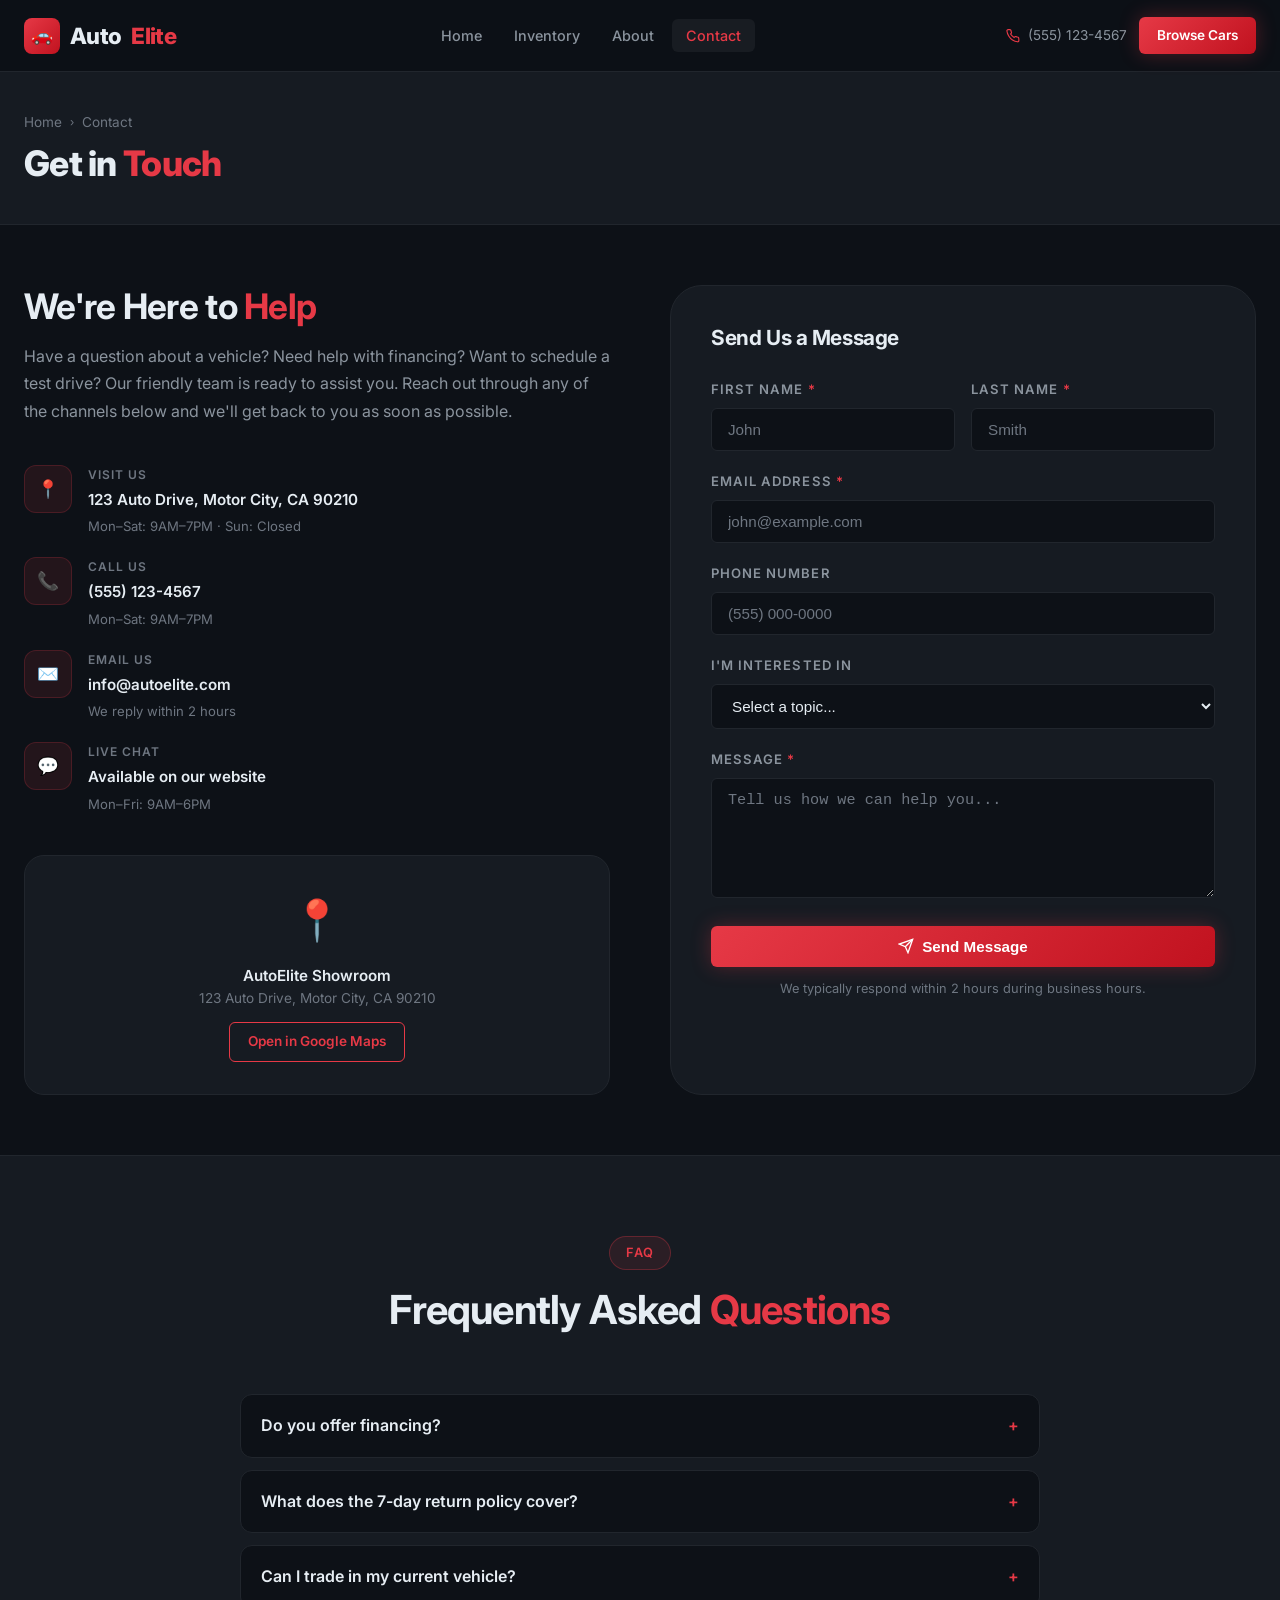
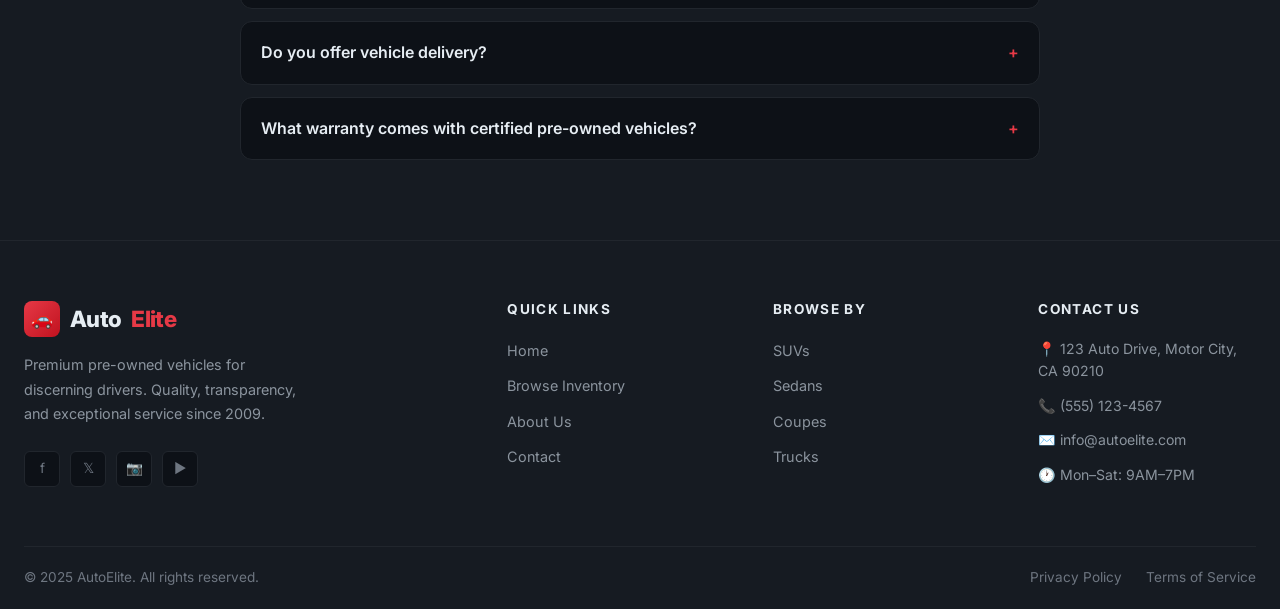
<file: contact.html>
<!DOCTYPE html>
<html lang="en">
<head>
  <meta charset="UTF-8" />
  <meta name="viewport" content="width=device-width, initial-scale=1.0" />
  <title>Contact Us — AutoElite</title>
  <meta name="description" content="Contact AutoElite for inquiries, test drives, financing, or general questions. Visit us Mon–Sat 9AM–7PM or call (555) 123-4567." />
  <link rel="preconnect" href="https://fonts.googleapis.com" />
  <link href="https://fonts.googleapis.com/css2?family=Inter:wght@400;500;600;700;800;900&display=swap" rel="stylesheet" />
  <link rel="stylesheet" href="css/styles.css" />
</head>
<body>

<!-- NAVBAR -->
<nav class="navbar" role="navigation" aria-label="Main navigation">
  <div class="nav-container">
    <a href="index.html" class="nav-logo" aria-label="AutoElite Home">
      <div class="nav-logo-icon" aria-hidden="true">🚗</div>
      Auto<span>Elite</span>
    </a>
    <ul class="nav-links" role="list">
      <li><a href="index.html">Home</a></li>
      <li><a href="inventory.html">Inventory</a></li>
      <li><a href="about.html">About</a></li>
      <li><a href="contact.html" class="active">Contact</a></li>
    </ul>
    <div class="nav-actions">
      <div class="nav-phone">
        <svg width="14" height="14" viewBox="0 0 24 24" fill="none" stroke="currentColor" stroke-width="2" aria-hidden="true"><path d="M22 16.92v3a2 2 0 0 1-2.18 2 19.79 19.79 0 0 1-8.63-3.07A19.5 19.5 0 0 1 4.69 12 19.79 19.79 0 0 1 1.61 3.42 2 2 0 0 1 3.59 1h3a2 2 0 0 1 2 1.72c.127.96.361 1.903.7 2.81a2 2 0 0 1-.45 2.11L7.91 8.46a16 16 0 0 0 6 6l.92-.92a2 2 0 0 1 2.11-.45c.907.339 1.85.573 2.81.7A2 2 0 0 1 21.73 16z"></path></svg>
        (555) 123-4567
      </div>
      <a href="inventory.html" class="btn btn-primary btn-sm">Browse Cars</a>
    </div>
    <button class="hamburger" aria-label="Toggle navigation menu">
      <span></span><span></span><span></span>
    </button>
  </div>
</nav>
<div class="mobile-menu" role="navigation" aria-label="Mobile navigation">
  <a href="index.html">Home</a>
  <a href="inventory.html">Inventory</a>
  <a href="about.html">About Us</a>
  <a href="contact.html">Contact</a>
</div>

<!-- PAGE HEADER -->
<header class="page-header" role="banner">
  <div class="container">
    <div class="page-header-content">
      <div>
        <nav class="breadcrumb" aria-label="Breadcrumb">
          <a href="index.html">Home</a>
          <span class="breadcrumb-sep" aria-hidden="true">›</span>
          <span aria-current="page">Contact</span>
        </nav>
        <h1 class="page-title">Get in <span class="text-primary">Touch</span></h1>
      </div>
    </div>
  </div>
</header>

<!-- CONTACT SECTION -->
<main>
  <div class="container">
    <div class="contact-layout">

      <!-- LEFT: INFO -->
      <div class="contact-info">
        <h2>We're Here to <span class="text-primary">Help</span></h2>
        <p>
          Have a question about a vehicle? Need help with financing? Want to schedule a test drive?
          Our friendly team is ready to assist you. Reach out through any of the channels below
          and we'll get back to you as soon as possible.
        </p>

        <div class="contact-details" role="list">
          <div class="contact-detail" role="listitem">
            <div class="contact-detail-icon" aria-hidden="true">📍</div>
            <div>
              <div class="contact-detail-label">Visit Us</div>
              <div class="contact-detail-value">123 Auto Drive, Motor City, CA 90210</div>
              <div style="font-size: 0.82rem; color: var(--text-muted); margin-top: 4px;">Mon–Sat: 9AM–7PM · Sun: Closed</div>
            </div>
          </div>
          <div class="contact-detail" role="listitem">
            <div class="contact-detail-icon" aria-hidden="true">📞</div>
            <div>
              <div class="contact-detail-label">Call Us</div>
              <div class="contact-detail-value"><a href="tel:+15551234567" style="color: inherit;">(555) 123-4567</a></div>
              <div style="font-size: 0.82rem; color: var(--text-muted); margin-top: 4px;">Mon–Sat: 9AM–7PM</div>
            </div>
          </div>
          <div class="contact-detail" role="listitem">
            <div class="contact-detail-icon" aria-hidden="true">✉️</div>
            <div>
              <div class="contact-detail-label">Email Us</div>
              <div class="contact-detail-value"><a href="mailto:info@autoelite.com" style="color: inherit;">info@autoelite.com</a></div>
              <div style="font-size: 0.82rem; color: var(--text-muted); margin-top: 4px;">We reply within 2 hours</div>
            </div>
          </div>
          <div class="contact-detail" role="listitem">
            <div class="contact-detail-icon" aria-hidden="true">💬</div>
            <div>
              <div class="contact-detail-label">Live Chat</div>
              <div class="contact-detail-value">Available on our website</div>
              <div style="font-size: 0.82rem; color: var(--text-muted); margin-top: 4px;">Mon–Fri: 9AM–6PM</div>
            </div>
          </div>
        </div>

        <!-- Map Placeholder -->
        <div style="background: var(--dark-card); border: 1px solid var(--dark-border); border-radius: var(--radius-lg); overflow: hidden; height: 240px; display: flex; align-items: center; justify-content: center; flex-direction: column; gap: 12px;" role="img" aria-label="Map showing AutoElite location at 123 Auto Drive, Motor City, CA 90210">
          <div style="font-size: 2.5rem;" aria-hidden="true">📍</div>
          <div style="text-align: center;">
            <div style="font-size: 0.95rem; font-weight: 600; color: var(--text-primary);">AutoElite Showroom</div>
            <div style="font-size: 0.85rem; color: var(--text-muted);">123 Auto Drive, Motor City, CA 90210</div>
          </div>
          <a href="https://maps.google.com" target="_blank" rel="noopener noreferrer" class="btn btn-outline btn-sm">Open in Google Maps</a>
        </div>
      </div>

      <!-- RIGHT: FORM -->
      <div class="contact-form-card">
        <h3>Send Us a Message</h3>
        <form class="contact-form" aria-label="Contact form" novalidate>
          <div class="form-row">
            <div class="form-group">
              <label for="first-name">First Name <span aria-hidden="true" style="color: var(--primary);">*</span></label>
              <input
                type="text"
                id="first-name"
                name="firstName"
                class="form-control"
                placeholder="John"
                required
                autocomplete="given-name"
                aria-required="true"
              />
            </div>
            <div class="form-group">
              <label for="last-name">Last Name <span aria-hidden="true" style="color: var(--primary);">*</span></label>
              <input
                type="text"
                id="last-name"
                name="lastName"
                class="form-control"
                placeholder="Smith"
                required
                autocomplete="family-name"
                aria-required="true"
              />
            </div>
          </div>
          <div class="form-group">
            <label for="contact-email">Email Address <span aria-hidden="true" style="color: var(--primary);">*</span></label>
            <input
              type="email"
              id="contact-email"
              name="email"
              class="form-control"
              placeholder="john@example.com"
              required
              autocomplete="email"
              aria-required="true"
            />
          </div>
          <div class="form-group">
            <label for="contact-phone">Phone Number</label>
            <input
              type="tel"
              id="contact-phone"
              name="phone"
              class="form-control"
              placeholder="(555) 000-0000"
              autocomplete="tel"
            />
          </div>
          <div class="form-group">
            <label for="contact-subject">I'm Interested In</label>
            <select id="contact-subject" name="subject" class="form-control" aria-label="Select inquiry subject">
              <option value="">Select a topic...</option>
              <option value="vehicle">A Specific Vehicle</option>
              <option value="financing">Financing Options</option>
              <option value="test-drive">Scheduling a Test Drive</option>
              <option value="trade-in">Trade-In Valuation</option>
              <option value="general">General Inquiry</option>
            </select>
          </div>
          <div class="form-group">
            <label for="contact-message">Message <span aria-hidden="true" style="color: var(--primary);">*</span></label>
            <textarea
              id="contact-message"
              name="message"
              class="form-control"
              rows="5"
              placeholder="Tell us how we can help you..."
              required
              aria-required="true"
            ></textarea>
          </div>
          <button type="submit" class="btn btn-primary w-full" style="justify-content: center;">
            <svg width="16" height="16" viewBox="0 0 24 24" fill="none" stroke="currentColor" stroke-width="2" aria-hidden="true"><line x1="22" y1="2" x2="11" y2="13"></line><polygon points="22 2 15 22 11 13 2 9 22 2"></polygon></svg>
            Send Message
          </button>
          <p style="font-size: 0.8rem; color: var(--text-muted); text-align: center; margin-top: 12px;">
            We typically respond within 2 hours during business hours.
          </p>
        </form>
      </div>

    </div>
  </div>
</main>

<!-- FAQ SECTION -->
<section class="section" style="background: var(--dark-card); border-top: 1px solid var(--dark-border);" aria-labelledby="faq-heading">
  <div class="container">
    <div class="section-header">
      <div class="section-badge">FAQ</div>
      <h2 id="faq-heading" class="section-title">Frequently Asked <span class="text-primary">Questions</span></h2>
    </div>

    <div style="max-width: 800px; margin: 0 auto; display: flex; flex-direction: column; gap: 12px;" role="list">

      <details style="background: var(--dark); border: 1px solid var(--dark-border); border-radius: var(--radius-md); overflow: hidden;" role="listitem">
        <summary style="padding: 18px 20px; cursor: pointer; font-weight: 600; color: var(--text-primary); list-style: none; display: flex; justify-content: space-between; align-items: center;">
          Do you offer financing?
          <span style="color: var(--primary);" aria-hidden="true">+</span>
        </summary>
        <div style="padding: 0 20px 18px; color: var(--text-secondary); font-size: 0.9rem; line-height: 1.7;">
          Yes! We work with multiple lenders to offer competitive financing options for all credit profiles. You can get pre-approved online in minutes or speak with our finance team in person. We offer rates starting as low as 3.9% APR for qualified buyers.
        </div>
      </details>

      <details style="background: var(--dark); border: 1px solid var(--dark-border); border-radius: var(--radius-md); overflow: hidden;" role="listitem">
        <summary style="padding: 18px 20px; cursor: pointer; font-weight: 600; color: var(--text-primary); list-style: none; display: flex; justify-content: space-between; align-items: center;">
          What does the 7-day return policy cover?
          <span style="color: var(--primary);" aria-hidden="true">+</span>
        </summary>
        <div style="padding: 0 20px 18px; color: var(--text-secondary); font-size: 0.9rem; line-height: 1.7;">
          If you're not completely satisfied with your purchase for any reason, you can return the vehicle within 7 days of purchase for a full refund, provided the car is in the same condition as when you bought it and has been driven fewer than 500 additional miles.
        </div>
      </details>

      <details style="background: var(--dark); border: 1px solid var(--dark-border); border-radius: var(--radius-md); overflow: hidden;" role="listitem">
        <summary style="padding: 18px 20px; cursor: pointer; font-weight: 600; color: var(--text-primary); list-style: none; display: flex; justify-content: space-between; align-items: center;">
          Can I trade in my current vehicle?
          <span style="color: var(--primary);" aria-hidden="true">+</span>
        </summary>
        <div style="padding: 0 20px 18px; color: var(--text-secondary); font-size: 0.9rem; line-height: 1.7;">
          Absolutely! We accept trade-ins for all makes and models. You can get an instant online estimate or bring your vehicle in for a free appraisal. We'll apply the trade-in value directly to your purchase, making the process seamless.
        </div>
      </details>

      <details style="background: var(--dark); border: 1px solid var(--dark-border); border-radius: var(--radius-md); overflow: hidden;" role="listitem">
        <summary style="padding: 18px 20px; cursor: pointer; font-weight: 600; color: var(--text-primary); list-style: none; display: flex; justify-content: space-between; align-items: center;">
          Do you offer vehicle delivery?
          <span style="color: var(--primary);" aria-hidden="true">+</span>
        </summary>
        <div style="padding: 0 20px 18px; color: var(--text-secondary); font-size: 0.9rem; line-height: 1.7;">
          Yes! We offer free delivery within 100 miles of our dealership. For deliveries beyond 100 miles, a flat fee applies. Contact us for details and to arrange delivery to your location.
        </div>
      </details>

      <details style="background: var(--dark); border: 1px solid var(--dark-border); border-radius: var(--radius-md); overflow: hidden;" role="listitem">
        <summary style="padding: 18px 20px; cursor: pointer; font-weight: 600; color: var(--text-primary); list-style: none; display: flex; justify-content: space-between; align-items: center;">
          What warranty comes with certified pre-owned vehicles?
          <span style="color: var(--primary);" aria-hidden="true">+</span>
        </summary>
        <div style="padding: 0 20px 18px; color: var(--text-secondary); font-size: 0.9rem; line-height: 1.7;">
          All AutoElite Certified vehicles come with a 12-month / 12,000-mile limited powertrain warranty. Extended warranty plans are also available for purchase. Each certified vehicle has passed our rigorous 150-point inspection.
        </div>
      </details>

    </div>
  </div>
</section>

<!-- FOOTER -->
<footer class="footer" role="contentinfo">
  <div class="container">
    <div class="footer-grid">
      <div class="footer-brand">
        <a href="index.html" class="nav-logo">
          <div class="nav-logo-icon" aria-hidden="true">🚗</div>
          Auto<span>Elite</span>
        </a>
        <p>Premium pre-owned vehicles for discerning drivers. Quality, transparency, and exceptional service since 2009.</p>
        <div class="footer-social" aria-label="Social media links">
          <a href="#" class="social-btn" aria-label="Facebook">f</a>
          <a href="#" class="social-btn" aria-label="Twitter">𝕏</a>
          <a href="#" class="social-btn" aria-label="Instagram">📷</a>
          <a href="#" class="social-btn" aria-label="YouTube">▶</a>
        </div>
      </div>
      <div class="footer-col">
        <h4>Quick Links</h4>
        <ul class="footer-links">
          <li><a href="index.html">Home</a></li>
          <li><a href="inventory.html">Browse Inventory</a></li>
          <li><a href="about.html">About Us</a></li>
          <li><a href="contact.html">Contact</a></li>
        </ul>
      </div>
      <div class="footer-col">
        <h4>Browse By</h4>
        <ul class="footer-links">
          <li><a href="inventory.html">SUVs</a></li>
          <li><a href="inventory.html">Sedans</a></li>
          <li><a href="inventory.html">Coupes</a></li>
          <li><a href="inventory.html">Trucks</a></li>
        </ul>
      </div>
      <div class="footer-col">
        <h4>Contact Us</h4>
        <div class="footer-contact-item">📍 123 Auto Drive, Motor City, CA 90210</div>
        <div class="footer-contact-item">📞 (555) 123-4567</div>
        <div class="footer-contact-item">✉️ info@autoelite.com</div>
        <div class="footer-contact-item">🕐 Mon–Sat: 9AM–7PM</div>
      </div>
    </div>
    <div class="footer-bottom">
      <p>© 2025 AutoElite. All rights reserved.</p>
      <div class="footer-bottom-links">
        <a href="#">Privacy Policy</a>
        <a href="#">Terms of Service</a>
      </div>
    </div>
  </div>
</footer>

<script src="js/main.js"></script>
</body>
</html>
</file>
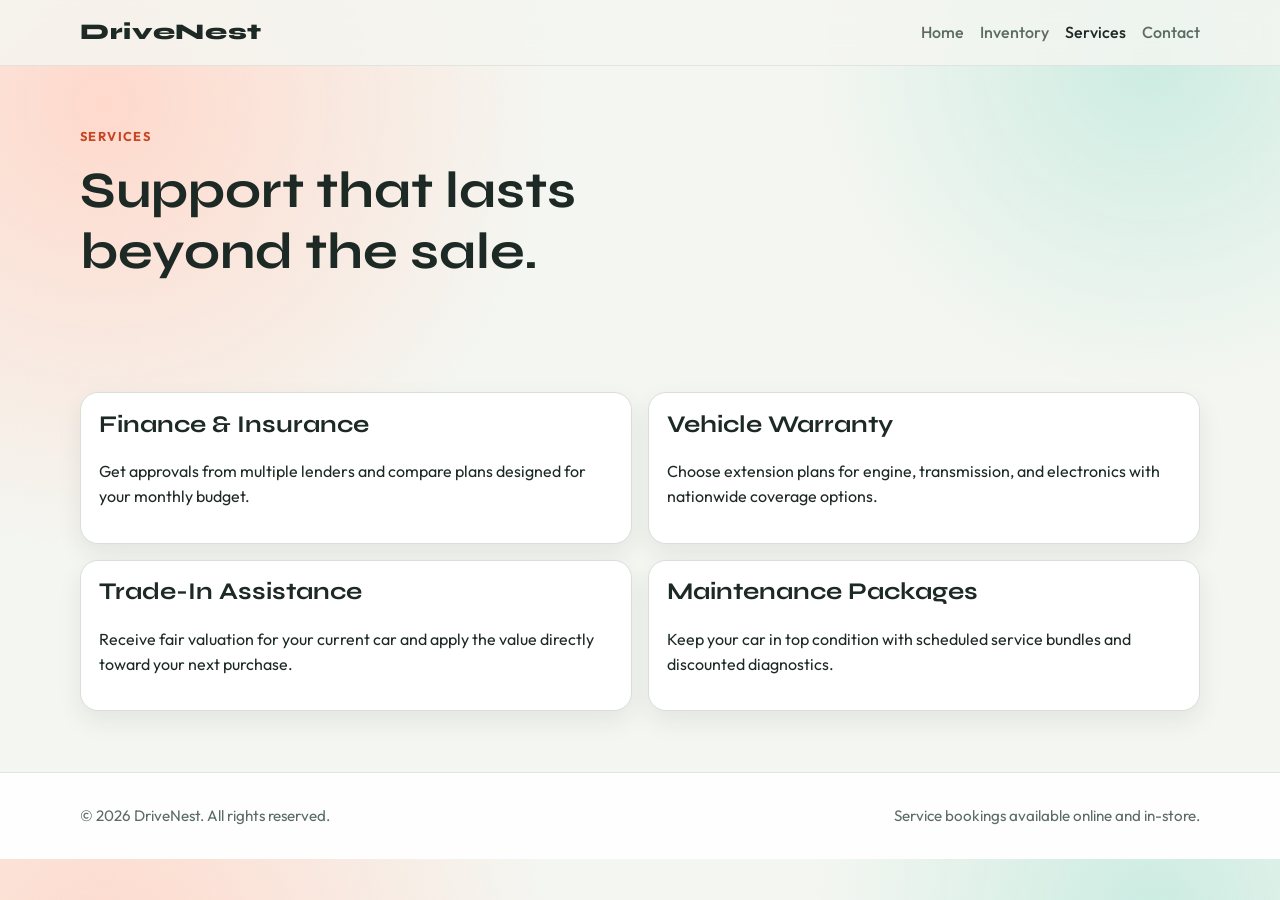
<file: services.html>
<!DOCTYPE html>
<html lang="en">
<head>
  <meta charset="UTF-8">
  <meta name="viewport" content="width=device-width, initial-scale=1.0">
  <title>DriveNest | Services</title>
  <meta name="description" content="Discover after-sales and support services at DriveNest.">
  <link rel="preconnect" href="https://fonts.googleapis.com">
  <link rel="preconnect" href="https://fonts.gstatic.com" crossorigin>
  <link href="https://fonts.googleapis.com/css2?family=Outfit:wght@300;400;500;600;700&family=Syne:wght@500;600;700;800&display=swap" rel="stylesheet">
  <link rel="stylesheet" href="assets/css/styles.css">
</head>
<body>
  <header class="site-header">
    <div class="container nav-wrap">
      <a class="brand" href="index.html">DriveNest</a>
      <button class="nav-toggle" id="navToggle" aria-label="Toggle navigation">Menu</button>
      <nav class="site-nav" id="siteNav">
        <a href="index.html">Home</a>
        <a href="inventory.html">Inventory</a>
        <a class="active" href="services.html">Services</a>
        <a href="contact.html">Contact</a>
      </nav>
    </div>
  </header>

  <main>
    <section class="sub-hero">
      <div class="container">
        <p class="eyebrow">Services</p>
        <h1>Support that lasts beyond the sale.</h1>
      </div>
    </section>

    <section class="section container">
      <div class="card-grid two">
        <article class="info-card reveal">
          <h2>Finance & Insurance</h2>
          <p>Get approvals from multiple lenders and compare plans designed for your monthly budget.</p>
        </article>
        <article class="info-card reveal">
          <h2>Vehicle Warranty</h2>
          <p>Choose extension plans for engine, transmission, and electronics with nationwide coverage options.</p>
        </article>
        <article class="info-card reveal">
          <h2>Trade-In Assistance</h2>
          <p>Receive fair valuation for your current car and apply the value directly toward your next purchase.</p>
        </article>
        <article class="info-card reveal">
          <h2>Maintenance Packages</h2>
          <p>Keep your car in top condition with scheduled service bundles and discounted diagnostics.</p>
        </article>
      </div>
    </section>
  </main>

  <footer class="site-footer">
    <div class="container footer-inner">
      <p>© 2026 DriveNest. All rights reserved.</p>
      <p>Service bookings available online and in-store.</p>
    </div>
  </footer>

  <script src="assets/js/main.js" defer></script>
</body>
</html>
</file>
<file: css/styles.css>
/* =========================================
   MODERN SLEEK USED CAR SALES WEBSITE
   ========================================= */

/* CSS Variables */
:root {
  --primary: #e63946;
  --primary-dark: #c1121f;
  --secondary: #1d3557;
  --accent: #f4a261;
  --dark: #0d1117;
  --dark-card: #161b22;
  --dark-border: #21262d;
  --text-primary: #e6edf3;
  --text-secondary: #8b949e;
  --text-muted: #6e7681;
  --white: #ffffff;
  --success: #2ea043;
  --gradient-primary: linear-gradient(135deg, #e63946 0%, #c1121f 100%);
  --gradient-dark: linear-gradient(180deg, #0d1117 0%, #161b22 100%);
  --shadow-sm: 0 1px 3px rgba(0, 0, 0, 0.4);
  --shadow-md: 0 4px 20px rgba(0, 0, 0, 0.5);
  --shadow-lg: 0 10px 40px rgba(0, 0, 0, 0.6);
  --shadow-glow: 0 0 20px rgba(230, 57, 70, 0.3);
  --radius-sm: 6px;
  --radius-md: 12px;
  --radius-lg: 20px;
  --radius-xl: 32px;
  --transition: all 0.3s cubic-bezier(0.4, 0, 0.2, 1);
  --nav-height: 72px;
}

/* Reset & Base */
*, *::before, *::after {
  box-sizing: border-box;
  margin: 0;
  padding: 0;
}

html {
  scroll-behavior: smooth;
  font-size: 16px;
}

body {
  font-family: 'Inter', 'Segoe UI', -apple-system, BlinkMacSystemFont, sans-serif;
  background-color: var(--dark);
  color: var(--text-primary);
  line-height: 1.6;
  overflow-x: hidden;
}

a {
  text-decoration: none;
  color: inherit;
}

ul {
  list-style: none;
}

img {
  max-width: 100%;
  display: block;
}

/* =========================================
   TYPOGRAPHY
   ========================================= */
h1, h2, h3, h4, h5, h6 {
  font-weight: 700;
  line-height: 1.2;
  letter-spacing: -0.02em;
}

h1 { font-size: clamp(2rem, 5vw, 3.5rem); }
h2 { font-size: clamp(1.6rem, 3.5vw, 2.5rem); }
h3 { font-size: clamp(1.2rem, 2.5vw, 1.6rem); }
h4 { font-size: 1.2rem; }

p { color: var(--text-secondary); }

.text-primary { color: var(--primary) !important; }
.text-accent { color: var(--accent) !important; }
.text-white { color: var(--white) !important; }
.text-muted { color: var(--text-muted) !important; }

/* =========================================
   LAYOUT
   ========================================= */
.container {
  max-width: 1280px;
  margin: 0 auto;
  padding: 0 24px;
}

.section {
  padding: 80px 0;
}

.section-header {
  text-align: center;
  margin-bottom: 60px;
}

.section-badge {
  display: inline-flex;
  align-items: center;
  gap: 8px;
  background: rgba(230, 57, 70, 0.1);
  border: 1px solid rgba(230, 57, 70, 0.3);
  color: var(--primary);
  padding: 6px 16px;
  border-radius: 50px;
  font-size: 0.8rem;
  font-weight: 600;
  letter-spacing: 0.08em;
  text-transform: uppercase;
  margin-bottom: 16px;
}

.section-title {
  margin-bottom: 16px;
}

.section-subtitle {
  font-size: 1.1rem;
  color: var(--text-secondary);
  max-width: 600px;
  margin: 0 auto;
}

/* =========================================
   BUTTONS
   ========================================= */
.btn {
  display: inline-flex;
  align-items: center;
  gap: 8px;
  padding: 12px 28px;
  border-radius: var(--radius-sm);
  font-weight: 600;
  font-size: 0.95rem;
  cursor: pointer;
  border: none;
  transition: var(--transition);
  white-space: nowrap;
}

.btn-primary {
  background: var(--gradient-primary);
  color: var(--white);
  box-shadow: var(--shadow-glow);
}

.btn-primary:hover {
  transform: translateY(-2px);
  box-shadow: 0 0 30px rgba(230, 57, 70, 0.5);
}

.btn-secondary {
  background: transparent;
  color: var(--text-primary);
  border: 1px solid var(--dark-border);
}

.btn-secondary:hover {
  background: var(--dark-card);
  border-color: var(--text-muted);
  transform: translateY(-2px);
}

.btn-outline {
  background: transparent;
  color: var(--primary);
  border: 1.5px solid var(--primary);
}

.btn-outline:hover {
  background: var(--primary);
  color: var(--white);
  transform: translateY(-2px);
}

.btn-lg {
  padding: 16px 36px;
  font-size: 1rem;
  border-radius: var(--radius-md);
}

.btn-sm {
  padding: 8px 18px;
  font-size: 0.85rem;
}

.btn-icon {
  width: 42px;
  height: 42px;
  padding: 0;
  justify-content: center;
  border-radius: var(--radius-sm);
}

/* =========================================
   NAVIGATION
   ========================================= */
.navbar {
  position: fixed;
  top: 0;
  left: 0;
  right: 0;
  z-index: 1000;
  height: var(--nav-height);
  background: rgba(13, 17, 23, 0.8);
  backdrop-filter: blur(20px);
  -webkit-backdrop-filter: blur(20px);
  border-bottom: 1px solid var(--dark-border);
  transition: var(--transition);
}

.navbar.scrolled {
  background: rgba(13, 17, 23, 0.97);
  box-shadow: var(--shadow-md);
}

.nav-container {
  display: flex;
  align-items: center;
  justify-content: space-between;
  height: 100%;
  max-width: 1280px;
  margin: 0 auto;
  padding: 0 24px;
}

.nav-logo {
  display: flex;
  align-items: center;
  gap: 10px;
  font-size: 1.4rem;
  font-weight: 800;
  letter-spacing: -0.03em;
}

.nav-logo-icon {
  width: 36px;
  height: 36px;
  background: var(--gradient-primary);
  border-radius: 8px;
  display: flex;
  align-items: center;
  justify-content: center;
  font-size: 1.1rem;
}

.nav-logo span {
  color: var(--primary);
}

.nav-links {
  display: flex;
  align-items: center;
  gap: 4px;
}

.nav-links a {
  padding: 8px 14px;
  border-radius: var(--radius-sm);
  font-size: 0.9rem;
  font-weight: 500;
  color: var(--text-secondary);
  transition: var(--transition);
}

.nav-links a:hover,
.nav-links a.active {
  color: var(--text-primary);
  background: rgba(255, 255, 255, 0.05);
}

.nav-links a.active {
  color: var(--primary);
}

.nav-actions {
  display: flex;
  align-items: center;
  gap: 12px;
}

.nav-phone {
  display: flex;
  align-items: center;
  gap: 8px;
  font-size: 0.85rem;
  color: var(--text-secondary);
}

.nav-phone svg {
  color: var(--primary);
}

.hamburger {
  display: none;
  flex-direction: column;
  gap: 5px;
  cursor: pointer;
  padding: 6px;
  background: none;
  border: none;
}

.hamburger span {
  display: block;
  width: 22px;
  height: 2px;
  background: var(--text-primary);
  border-radius: 2px;
  transition: var(--transition);
}

.hamburger.active span:nth-child(1) {
  transform: translateY(7px) rotate(45deg);
}

.hamburger.active span:nth-child(2) {
  opacity: 0;
}

.hamburger.active span:nth-child(3) {
  transform: translateY(-7px) rotate(-45deg);
}

.mobile-menu {
  display: none;
  position: fixed;
  top: var(--nav-height);
  left: 0;
  right: 0;
  background: var(--dark-card);
  border-bottom: 1px solid var(--dark-border);
  padding: 16px 24px;
  z-index: 999;
}

.mobile-menu.open {
  display: block;
}

.mobile-menu a {
  display: block;
  padding: 12px 0;
  font-size: 1rem;
  font-weight: 500;
  color: var(--text-secondary);
  border-bottom: 1px solid var(--dark-border);
  transition: var(--transition);
}

.mobile-menu a:last-child {
  border-bottom: none;
}

.mobile-menu a:hover {
  color: var(--primary);
}

/* =========================================
   HERO SECTION
   ========================================= */
.hero {
  min-height: 100vh;
  display: flex;
  align-items: center;
  padding-top: var(--nav-height);
  position: relative;
  overflow: hidden;
  background: var(--dark);
}

.hero-bg {
  position: absolute;
  inset: 0;
  background: 
    radial-gradient(ellipse 80% 50% at 60% 50%, rgba(230, 57, 70, 0.08) 0%, transparent 70%),
    radial-gradient(ellipse 60% 40% at 10% 80%, rgba(29, 53, 87, 0.3) 0%, transparent 70%);
  pointer-events: none;
}

.hero-grid-lines {
  position: absolute;
  inset: 0;
  background-image: 
    linear-gradient(rgba(255,255,255,0.02) 1px, transparent 1px),
    linear-gradient(90deg, rgba(255,255,255,0.02) 1px, transparent 1px);
  background-size: 60px 60px;
  pointer-events: none;
}

.hero-content {
  display: grid;
  grid-template-columns: 1fr 1fr;
  gap: 60px;
  align-items: center;
  position: relative;
  z-index: 1;
  padding: 60px 0;
}

.hero-badge {
  display: inline-flex;
  align-items: center;
  gap: 8px;
  background: rgba(230, 57, 70, 0.1);
  border: 1px solid rgba(230, 57, 70, 0.3);
  color: var(--primary);
  padding: 6px 14px;
  border-radius: 50px;
  font-size: 0.8rem;
  font-weight: 600;
  letter-spacing: 0.06em;
  text-transform: uppercase;
  margin-bottom: 24px;
}

.hero-badge-dot {
  width: 6px;
  height: 6px;
  background: var(--primary);
  border-radius: 50%;
  animation: pulse 2s infinite;
}

@keyframes pulse {
  0%, 100% { opacity: 1; transform: scale(1); }
  50% { opacity: 0.5; transform: scale(1.5); }
}

.hero-title {
  font-size: clamp(2.2rem, 5vw, 4rem);
  font-weight: 800;
  line-height: 1.1;
  margin-bottom: 24px;
  letter-spacing: -0.03em;
}

.hero-title .highlight {
  background: var(--gradient-primary);
  -webkit-background-clip: text;
  -webkit-text-fill-color: transparent;
  background-clip: text;
}

.hero-description {
  font-size: 1.1rem;
  color: var(--text-secondary);
  margin-bottom: 40px;
  max-width: 480px;
}

.hero-actions {
  display: flex;
  gap: 16px;
  flex-wrap: wrap;
}

.hero-stats {
  display: flex;
  gap: 40px;
  margin-top: 60px;
}

.hero-stat {
  text-align: left;
}

.hero-stat-number {
  font-size: 2rem;
  font-weight: 800;
  color: var(--white);
  line-height: 1;
  margin-bottom: 4px;
}

.hero-stat-number span {
  color: var(--primary);
}

.hero-stat-label {
  font-size: 0.8rem;
  color: var(--text-muted);
  text-transform: uppercase;
  letter-spacing: 0.08em;
}

.hero-image-wrapper {
  position: relative;
}

.hero-image-card {
  background: var(--dark-card);
  border: 1px solid var(--dark-border);
  border-radius: var(--radius-xl);
  overflow: hidden;
  position: relative;
  aspect-ratio: 4/3;
}

.hero-image-card img {
  width: 100%;
  height: 100%;
  object-fit: cover;
}

.hero-image-overlay {
  position: absolute;
  inset: 0;
  background: linear-gradient(to top, rgba(13,17,23,0.8) 0%, transparent 60%);
}

.hero-car-info {
  position: absolute;
  bottom: 24px;
  left: 24px;
  right: 24px;
}

.hero-car-badge {
  display: inline-block;
  background: var(--gradient-primary);
  color: var(--white);
  padding: 4px 12px;
  border-radius: 50px;
  font-size: 0.75rem;
  font-weight: 700;
  margin-bottom: 8px;
}

.hero-car-name {
  font-size: 1.4rem;
  font-weight: 700;
  color: var(--white);
}

.hero-car-price {
  font-size: 1.1rem;
  color: var(--accent);
  font-weight: 600;
}

.floating-card {
  position: absolute;
  background: var(--dark-card);
  border: 1px solid var(--dark-border);
  border-radius: var(--radius-md);
  padding: 16px 20px;
  backdrop-filter: blur(20px);
  box-shadow: var(--shadow-lg);
}

.floating-card-1 {
  top: -20px;
  right: -20px;
  display: flex;
  align-items: center;
  gap: 12px;
}

.floating-card-1 .icon {
  width: 44px;
  height: 44px;
  background: rgba(46, 160, 67, 0.1);
  border-radius: var(--radius-sm);
  display: flex;
  align-items: center;
  justify-content: center;
  font-size: 1.2rem;
}

.floating-card-1 .info .label {
  font-size: 0.75rem;
  color: var(--text-muted);
  margin-bottom: 2px;
}

.floating-card-1 .info .value {
  font-size: 1rem;
  font-weight: 700;
  color: var(--success);
}

.floating-card-2 {
  bottom: -20px;
  left: -20px;
}

.floating-card-2 .rating {
  display: flex;
  align-items: center;
  gap: 6px;
  margin-bottom: 4px;
}

.floating-card-2 .stars {
  color: #f4c542;
  font-size: 0.85rem;
}

.floating-card-2 .rating-value {
  font-size: 0.9rem;
  font-weight: 700;
  color: var(--white);
}

.floating-card-2 .review-count {
  font-size: 0.75rem;
  color: var(--text-muted);
}

/* =========================================
   SEARCH BAR
   ========================================= */
.search-section {
  background: var(--dark-card);
  border-top: 1px solid var(--dark-border);
  border-bottom: 1px solid var(--dark-border);
  padding: 32px 0;
}

.search-wrapper {
  background: var(--dark);
  border: 1px solid var(--dark-border);
  border-radius: var(--radius-lg);
  padding: 8px 8px 8px 24px;
  display: flex;
  align-items: center;
  gap: 16px;
  flex-wrap: wrap;
}

.search-field {
  flex: 1;
  min-width: 160px;
  position: relative;
}

.search-field label {
  display: block;
  font-size: 0.7rem;
  font-weight: 600;
  color: var(--text-muted);
  text-transform: uppercase;
  letter-spacing: 0.08em;
  margin-bottom: 4px;
}

.search-field select,
.search-field input {
  width: 100%;
  background: none;
  border: none;
  outline: none;
  color: var(--text-primary);
  font-size: 0.95rem;
  font-weight: 500;
  cursor: pointer;
  -webkit-appearance: none;
}

.search-field select option {
  background: var(--dark-card);
}

.search-divider {
  width: 1px;
  height: 40px;
  background: var(--dark-border);
}

.search-btn {
  white-space: nowrap;
}

/* =========================================
   FEATURED CARS
   ========================================= */
.cars-grid {
  display: grid;
  grid-template-columns: repeat(auto-fill, minmax(320px, 1fr));
  gap: 24px;
}

.car-card {
  background: var(--dark-card);
  border: 1px solid var(--dark-border);
  border-radius: var(--radius-lg);
  overflow: hidden;
  transition: var(--transition);
  cursor: pointer;
}

.car-card:hover {
  transform: translateY(-6px);
  border-color: rgba(230, 57, 70, 0.3);
  box-shadow: var(--shadow-glow), var(--shadow-lg);
}

.car-card-image {
  position: relative;
  aspect-ratio: 16/10;
  overflow: hidden;
  background: #1a1e27;
}

.car-card-image img {
  width: 100%;
  height: 100%;
  object-fit: cover;
  transition: transform 0.5s ease;
}

.car-card:hover .car-card-image img {
  transform: scale(1.05);
}

.car-card-badges {
  position: absolute;
  top: 12px;
  left: 12px;
  display: flex;
  gap: 6px;
}

.badge {
  padding: 4px 10px;
  border-radius: 50px;
  font-size: 0.72rem;
  font-weight: 700;
  text-transform: uppercase;
  letter-spacing: 0.06em;
}

.badge-new {
  background: rgba(46, 160, 67, 0.9);
  color: var(--white);
}

.badge-featured {
  background: var(--gradient-primary);
  color: var(--white);
}

.badge-deal {
  background: rgba(244, 162, 97, 0.9);
  color: var(--dark);
}

.badge-certified {
  background: rgba(29, 53, 87, 0.9);
  color: var(--white);
  border: 1px solid rgba(255,255,255,0.1);
}

.car-card-actions {
  position: absolute;
  top: 12px;
  right: 12px;
  display: flex;
  gap: 6px;
  opacity: 0;
  transition: var(--transition);
}

.car-card:hover .car-card-actions {
  opacity: 1;
}

.car-action-btn {
  width: 34px;
  height: 34px;
  background: rgba(13, 17, 23, 0.8);
  border: 1px solid rgba(255,255,255,0.1);
  border-radius: var(--radius-sm);
  display: flex;
  align-items: center;
  justify-content: center;
  color: var(--text-secondary);
  cursor: pointer;
  transition: var(--transition);
}

.car-action-btn:hover {
  background: var(--primary);
  color: var(--white);
  border-color: var(--primary);
}

.car-card-body {
  padding: 20px;
}

.car-card-header {
  display: flex;
  justify-content: space-between;
  align-items: flex-start;
  margin-bottom: 12px;
}

.car-make {
  font-size: 0.75rem;
  color: var(--primary);
  font-weight: 600;
  text-transform: uppercase;
  letter-spacing: 0.08em;
  margin-bottom: 4px;
}

.car-name {
  font-size: 1.1rem;
  font-weight: 700;
  color: var(--text-primary);
}

.car-year {
  font-size: 0.85rem;
  color: var(--text-muted);
  background: rgba(255,255,255,0.05);
  padding: 2px 8px;
  border-radius: 4px;
  border: 1px solid var(--dark-border);
}

.car-specs {
  display: grid;
  grid-template-columns: 1fr 1fr;
  gap: 10px;
  margin-bottom: 16px;
}

.car-spec {
  display: flex;
  align-items: center;
  gap: 6px;
  font-size: 0.82rem;
  color: var(--text-secondary);
}

.car-spec svg {
  color: var(--text-muted);
  flex-shrink: 0;
}

.car-card-footer {
  display: flex;
  align-items: center;
  justify-content: space-between;
  padding-top: 16px;
  border-top: 1px solid var(--dark-border);
}

.car-price {
  font-size: 1.4rem;
  font-weight: 800;
  color: var(--white);
}

.car-price-original {
  font-size: 0.85rem;
  color: var(--text-muted);
  text-decoration: line-through;
}

/* =========================================
   STATS SECTION
   ========================================= */
.stats-section {
  background: var(--dark-card);
  border-top: 1px solid var(--dark-border);
  border-bottom: 1px solid var(--dark-border);
  padding: 60px 0;
}

.stats-grid {
  display: grid;
  grid-template-columns: repeat(4, 1fr);
  gap: 40px;
  text-align: center;
}

.stat-item {
  position: relative;
}

.stat-item:not(:last-child)::after {
  content: '';
  position: absolute;
  right: 0;
  top: 20%;
  height: 60%;
  width: 1px;
  background: var(--dark-border);
}

.stat-number {
  font-size: 2.8rem;
  font-weight: 800;
  color: var(--white);
  line-height: 1;
  margin-bottom: 8px;
}

.stat-number span {
  color: var(--primary);
}

.stat-label {
  font-size: 0.9rem;
  color: var(--text-muted);
}

/* =========================================
   WHY CHOOSE US
   ========================================= */
.features-grid {
  display: grid;
  grid-template-columns: repeat(3, 1fr);
  gap: 24px;
}

.feature-card {
  background: var(--dark-card);
  border: 1px solid var(--dark-border);
  border-radius: var(--radius-lg);
  padding: 32px;
  transition: var(--transition);
}

.feature-card:hover {
  border-color: rgba(230, 57, 70, 0.3);
  transform: translateY(-4px);
}

.feature-icon {
  width: 56px;
  height: 56px;
  border-radius: var(--radius-md);
  display: flex;
  align-items: center;
  justify-content: center;
  font-size: 1.5rem;
  margin-bottom: 20px;
  background: rgba(230, 57, 70, 0.1);
  border: 1px solid rgba(230, 57, 70, 0.2);
}

.feature-title {
  font-size: 1.1rem;
  font-weight: 700;
  color: var(--text-primary);
  margin-bottom: 10px;
}

.feature-description {
  font-size: 0.9rem;
  color: var(--text-secondary);
  line-height: 1.7;
}

/* =========================================
   TESTIMONIALS
   ========================================= */
.testimonials-section {
  background: var(--dark);
  padding: 80px 0;
}

.testimonials-grid {
  display: grid;
  grid-template-columns: repeat(3, 1fr);
  gap: 24px;
}

.testimonial-card {
  background: var(--dark-card);
  border: 1px solid var(--dark-border);
  border-radius: var(--radius-lg);
  padding: 28px;
  position: relative;
}

.testimonial-card::before {
  content: '"';
  position: absolute;
  top: 16px;
  right: 24px;
  font-size: 4rem;
  color: rgba(230, 57, 70, 0.15);
  font-family: Georgia, serif;
  line-height: 1;
}

.testimonial-stars {
  display: flex;
  gap: 4px;
  margin-bottom: 16px;
}

.testimonial-stars span {
  color: #f4c542;
  font-size: 0.9rem;
}

.testimonial-text {
  font-size: 0.95rem;
  color: var(--text-secondary);
  line-height: 1.7;
  margin-bottom: 24px;
}

.testimonial-author {
  display: flex;
  align-items: center;
  gap: 12px;
}

.testimonial-avatar {
  width: 44px;
  height: 44px;
  border-radius: 50%;
  object-fit: cover;
  background: var(--dark-border);
  display: flex;
  align-items: center;
  justify-content: center;
  font-weight: 700;
  color: var(--primary);
  font-size: 1rem;
  flex-shrink: 0;
  overflow: hidden;
}

.testimonial-name {
  font-weight: 700;
  font-size: 0.95rem;
  color: var(--text-primary);
}

.testimonial-role {
  font-size: 0.8rem;
  color: var(--text-muted);
}

/* =========================================
   BRANDS SECTION
   ========================================= */
.brands-section {
  padding: 60px 0;
  background: var(--dark-card);
  border-top: 1px solid var(--dark-border);
  border-bottom: 1px solid var(--dark-border);
}

.brands-title {
  text-align: center;
  font-size: 0.8rem;
  font-weight: 600;
  color: var(--text-muted);
  text-transform: uppercase;
  letter-spacing: 0.12em;
  margin-bottom: 32px;
}

.brands-grid {
  display: flex;
  justify-content: center;
  align-items: center;
  gap: 48px;
  flex-wrap: wrap;
}

.brand-item {
  font-size: 1.1rem;
  font-weight: 700;
  color: var(--text-muted);
  letter-spacing: 0.04em;
  transition: var(--transition);
  padding: 8px 16px;
}

.brand-item:hover {
  color: var(--text-primary);
}

/* =========================================
   CTA SECTION
   ========================================= */
.cta-section {
  padding: 80px 0;
  background: var(--dark);
}

.cta-card {
  background: linear-gradient(135deg, rgba(230, 57, 70, 0.1) 0%, rgba(29, 53, 87, 0.2) 100%);
  border: 1px solid rgba(230, 57, 70, 0.2);
  border-radius: var(--radius-xl);
  padding: 80px 60px;
  text-align: center;
  position: relative;
  overflow: hidden;
}

.cta-card::before {
  content: '';
  position: absolute;
  top: 0;
  left: 50%;
  transform: translateX(-50%);
  width: 200px;
  height: 1px;
  background: linear-gradient(90deg, transparent, var(--primary), transparent);
}

.cta-title {
  font-size: clamp(1.8rem, 4vw, 3rem);
  font-weight: 800;
  margin-bottom: 16px;
}

.cta-subtitle {
  font-size: 1.1rem;
  color: var(--text-secondary);
  max-width: 500px;
  margin: 0 auto 40px;
}

.cta-actions {
  display: flex;
  gap: 16px;
  justify-content: center;
  flex-wrap: wrap;
}

/* =========================================
   FOOTER
   ========================================= */
.footer {
  background: var(--dark-card);
  border-top: 1px solid var(--dark-border);
  padding: 60px 0 0;
}

.footer-grid {
  display: grid;
  grid-template-columns: 2fr 1fr 1fr 1fr;
  gap: 48px;
  margin-bottom: 48px;
}

.footer-brand p {
  font-size: 0.9rem;
  color: var(--text-secondary);
  margin-top: 16px;
  line-height: 1.7;
  max-width: 280px;
}

.footer-social {
  display: flex;
  gap: 10px;
  margin-top: 24px;
}

.social-btn {
  width: 36px;
  height: 36px;
  background: var(--dark);
  border: 1px solid var(--dark-border);
  border-radius: var(--radius-sm);
  display: flex;
  align-items: center;
  justify-content: center;
  color: var(--text-muted);
  transition: var(--transition);
  font-size: 0.85rem;
}

.social-btn:hover {
  background: var(--primary);
  color: var(--white);
  border-color: var(--primary);
}

.footer-col h4 {
  font-size: 0.85rem;
  font-weight: 700;
  color: var(--text-primary);
  text-transform: uppercase;
  letter-spacing: 0.1em;
  margin-bottom: 20px;
}

.footer-links {
  display: flex;
  flex-direction: column;
  gap: 10px;
}

.footer-links a {
  font-size: 0.9rem;
  color: var(--text-secondary);
  transition: var(--transition);
}

.footer-links a:hover {
  color: var(--primary);
}

.footer-contact-item {
  display: flex;
  align-items: flex-start;
  gap: 10px;
  font-size: 0.88rem;
  color: var(--text-secondary);
  margin-bottom: 12px;
}

.footer-contact-item svg {
  color: var(--primary);
  flex-shrink: 0;
  margin-top: 2px;
}

.footer-bottom {
  border-top: 1px solid var(--dark-border);
  padding: 20px 0;
  display: flex;
  justify-content: space-between;
  align-items: center;
  flex-wrap: wrap;
  gap: 12px;
}

.footer-bottom p {
  font-size: 0.85rem;
  color: var(--text-muted);
}

.footer-bottom-links {
  display: flex;
  gap: 24px;
}

.footer-bottom-links a {
  font-size: 0.85rem;
  color: var(--text-muted);
  transition: var(--transition);
}

.footer-bottom-links a:hover {
  color: var(--text-primary);
}

/* =========================================
   PAGE HEADER
   ========================================= */
.page-header {
  background: var(--dark-card);
  border-bottom: 1px solid var(--dark-border);
  padding: 40px 0;
  margin-top: var(--nav-height);
}

.page-header-content {
  display: flex;
  align-items: center;
  justify-content: space-between;
  flex-wrap: wrap;
  gap: 16px;
}

.breadcrumb {
  display: flex;
  align-items: center;
  gap: 8px;
  font-size: 0.85rem;
  color: var(--text-muted);
  margin-bottom: 8px;
}

.breadcrumb a {
  color: var(--text-muted);
  transition: var(--transition);
}

.breadcrumb a:hover {
  color: var(--primary);
}

.breadcrumb-sep {
  font-size: 0.7rem;
}

.page-title {
  font-size: clamp(1.6rem, 3vw, 2.2rem);
  font-weight: 800;
  color: var(--text-primary);
}

/* =========================================
   INVENTORY PAGE
   ========================================= */
.inventory-layout {
  display: grid;
  grid-template-columns: 280px 1fr;
  gap: 32px;
  padding: 40px 0;
}

.filter-sidebar {
  position: sticky;
  top: calc(var(--nav-height) + 20px);
  height: fit-content;
}

.filter-card {
  background: var(--dark-card);
  border: 1px solid var(--dark-border);
  border-radius: var(--radius-lg);
  padding: 24px;
}

.filter-header {
  display: flex;
  justify-content: space-between;
  align-items: center;
  margin-bottom: 24px;
  padding-bottom: 16px;
  border-bottom: 1px solid var(--dark-border);
}

.filter-header h3 {
  font-size: 1rem;
  font-weight: 700;
  color: var(--text-primary);
}

.filter-reset {
  font-size: 0.82rem;
  color: var(--primary);
  cursor: pointer;
  background: none;
  border: none;
  font-weight: 600;
}

.filter-reset:hover {
  text-decoration: underline;
}

.filter-group {
  margin-bottom: 24px;
}

.filter-group label {
  display: block;
  font-size: 0.8rem;
  font-weight: 600;
  color: var(--text-muted);
  text-transform: uppercase;
  letter-spacing: 0.08em;
  margin-bottom: 10px;
}

.filter-select {
  width: 100%;
  background: var(--dark);
  border: 1px solid var(--dark-border);
  border-radius: var(--radius-sm);
  color: var(--text-primary);
  padding: 10px 12px;
  font-size: 0.9rem;
  outline: none;
  cursor: pointer;
  transition: var(--transition);
}

.filter-select:focus {
  border-color: var(--primary);
}

.filter-select option {
  background: var(--dark-card);
}

.filter-range {
  display: flex;
  flex-direction: column;
  gap: 8px;
}

.range-values {
  display: flex;
  justify-content: space-between;
  font-size: 0.82rem;
  color: var(--text-secondary);
}

input[type="range"] {
  -webkit-appearance: none;
  width: 100%;
  height: 4px;
  background: var(--dark-border);
  border-radius: 2px;
  outline: none;
}

input[type="range"]::-webkit-slider-thumb {
  -webkit-appearance: none;
  width: 16px;
  height: 16px;
  background: var(--primary);
  border-radius: 50%;
  cursor: pointer;
}

.filter-checkbox-group {
  display: flex;
  flex-direction: column;
  gap: 8px;
}

.filter-checkbox {
  display: flex;
  align-items: center;
  gap: 8px;
  cursor: pointer;
  font-size: 0.88rem;
  color: var(--text-secondary);
}

.filter-checkbox input {
  width: 16px;
  height: 16px;
  accent-color: var(--primary);
  cursor: pointer;
}

.inventory-main {}

.inventory-toolbar {
  display: flex;
  align-items: center;
  justify-content: space-between;
  margin-bottom: 24px;
  flex-wrap: wrap;
  gap: 12px;
}

.inventory-count {
  font-size: 0.9rem;
  color: var(--text-muted);
}

.inventory-count strong {
  color: var(--text-primary);
}

.toolbar-actions {
  display: flex;
  align-items: center;
  gap: 12px;
}

.sort-select {
  background: var(--dark-card);
  border: 1px solid var(--dark-border);
  border-radius: var(--radius-sm);
  color: var(--text-primary);
  padding: 8px 12px;
  font-size: 0.9rem;
  outline: none;
  cursor: pointer;
}

.sort-select option {
  background: var(--dark-card);
}

.view-toggle {
  display: flex;
  gap: 4px;
}

.view-btn {
  width: 34px;
  height: 34px;
  background: var(--dark-card);
  border: 1px solid var(--dark-border);
  border-radius: var(--radius-sm);
  display: flex;
  align-items: center;
  justify-content: center;
  color: var(--text-muted);
  cursor: pointer;
  transition: var(--transition);
}

.view-btn.active,
.view-btn:hover {
  background: var(--primary);
  color: var(--white);
  border-color: var(--primary);
}

.pagination {
  display: flex;
  align-items: center;
  justify-content: center;
  gap: 6px;
  margin-top: 40px;
}

.page-btn {
  width: 38px;
  height: 38px;
  background: var(--dark-card);
  border: 1px solid var(--dark-border);
  border-radius: var(--radius-sm);
  display: flex;
  align-items: center;
  justify-content: center;
  color: var(--text-secondary);
  cursor: pointer;
  font-size: 0.9rem;
  font-weight: 600;
  transition: var(--transition);
}

.page-btn:hover,
.page-btn.active {
  background: var(--primary);
  color: var(--white);
  border-color: var(--primary);
}

/* =========================================
   CAR DETAIL PAGE
   ========================================= */
.detail-layout {
  display: grid;
  grid-template-columns: 1fr 380px;
  gap: 40px;
  padding: 40px 0;
}

.detail-gallery {
  margin-bottom: 32px;
}

.main-image {
  background: var(--dark-card);
  border: 1px solid var(--dark-border);
  border-radius: var(--radius-lg);
  overflow: hidden;
  aspect-ratio: 16/9;
  margin-bottom: 12px;
}

.main-image img {
  width: 100%;
  height: 100%;
  object-fit: cover;
}

.thumbnail-grid {
  display: grid;
  grid-template-columns: repeat(4, 1fr);
  gap: 10px;
}

.thumbnail {
  aspect-ratio: 16/9;
  background: var(--dark-card);
  border: 2px solid var(--dark-border);
  border-radius: var(--radius-sm);
  overflow: hidden;
  cursor: pointer;
  transition: var(--transition);
}

.thumbnail img {
  width: 100%;
  height: 100%;
  object-fit: cover;
}

.thumbnail:hover,
.thumbnail.active {
  border-color: var(--primary);
}

.detail-tabs {
  display: flex;
  gap: 0;
  border-bottom: 1px solid var(--dark-border);
  margin-bottom: 28px;
}

.tab-btn {
  padding: 12px 20px;
  font-size: 0.9rem;
  font-weight: 600;
  color: var(--text-muted);
  background: none;
  border: none;
  border-bottom: 2px solid transparent;
  cursor: pointer;
  transition: var(--transition);
  margin-bottom: -1px;
}

.tab-btn:hover,
.tab-btn.active {
  color: var(--primary);
  border-bottom-color: var(--primary);
}

.tab-content {
  display: none;
}

.tab-content.active {
  display: block;
}

.specs-grid {
  display: grid;
  grid-template-columns: 1fr 1fr;
  gap: 1px;
  background: var(--dark-border);
  border-radius: var(--radius-md);
  overflow: hidden;
}

.spec-item {
  background: var(--dark-card);
  padding: 14px 18px;
  display: flex;
  justify-content: space-between;
  align-items: center;
}

.spec-key {
  font-size: 0.85rem;
  color: var(--text-muted);
}

.spec-value {
  font-size: 0.9rem;
  font-weight: 600;
  color: var(--text-primary);
}

.detail-sidebar {}

.price-card {
  background: var(--dark-card);
  border: 1px solid var(--dark-border);
  border-radius: var(--radius-lg);
  padding: 24px;
  margin-bottom: 20px;
  position: sticky;
  top: calc(var(--nav-height) + 20px);
}

.price-label {
  font-size: 0.75rem;
  font-weight: 600;
  color: var(--text-muted);
  text-transform: uppercase;
  letter-spacing: 0.1em;
  margin-bottom: 6px;
}

.price-main {
  font-size: 2.2rem;
  font-weight: 800;
  color: var(--white);
  line-height: 1;
  margin-bottom: 4px;
}

.price-original {
  font-size: 0.95rem;
  color: var(--text-muted);
  text-decoration: line-through;
  margin-bottom: 20px;
}

.price-actions {
  display: flex;
  flex-direction: column;
  gap: 10px;
}

.price-actions .btn {
  width: 100%;
  justify-content: center;
}

.quick-facts {
  background: var(--dark-card);
  border: 1px solid var(--dark-border);
  border-radius: var(--radius-lg);
  padding: 24px;
  margin-bottom: 20px;
}

.quick-facts h4 {
  font-size: 0.85rem;
  font-weight: 700;
  text-transform: uppercase;
  letter-spacing: 0.1em;
  color: var(--text-muted);
  margin-bottom: 16px;
}

.quick-fact-item {
  display: flex;
  justify-content: space-between;
  padding: 10px 0;
  border-bottom: 1px solid var(--dark-border);
  font-size: 0.88rem;
}

.quick-fact-item:last-child {
  border-bottom: none;
}

.quick-fact-key {
  color: var(--text-secondary);
}

.quick-fact-value {
  font-weight: 600;
  color: var(--text-primary);
}

/* =========================================
   CONTACT PAGE
   ========================================= */
.contact-layout {
  display: grid;
  grid-template-columns: 1fr 1fr;
  gap: 60px;
  padding: 60px 0;
}

.contact-info h2 {
  font-size: clamp(1.6rem, 3vw, 2.2rem);
  margin-bottom: 16px;
}

.contact-info > p {
  font-size: 1rem;
  color: var(--text-secondary);
  margin-bottom: 40px;
  line-height: 1.7;
}

.contact-details {
  display: flex;
  flex-direction: column;
  gap: 20px;
  margin-bottom: 40px;
}

.contact-detail {
  display: flex;
  gap: 16px;
  align-items: flex-start;
}

.contact-detail-icon {
  width: 48px;
  height: 48px;
  background: rgba(230, 57, 70, 0.1);
  border: 1px solid rgba(230, 57, 70, 0.2);
  border-radius: var(--radius-md);
  display: flex;
  align-items: center;
  justify-content: center;
  font-size: 1.1rem;
  flex-shrink: 0;
}

.contact-detail-label {
  font-size: 0.75rem;
  font-weight: 600;
  color: var(--text-muted);
  text-transform: uppercase;
  letter-spacing: 0.08em;
  margin-bottom: 4px;
}

.contact-detail-value {
  font-size: 0.95rem;
  font-weight: 600;
  color: var(--text-primary);
}

.contact-form-card {
  background: var(--dark-card);
  border: 1px solid var(--dark-border);
  border-radius: var(--radius-xl);
  padding: 40px;
}

.contact-form-card h3 {
  font-size: 1.3rem;
  font-weight: 700;
  margin-bottom: 28px;
}

.form-group {
  margin-bottom: 20px;
}

.form-group label {
  display: block;
  font-size: 0.82rem;
  font-weight: 600;
  color: var(--text-secondary);
  text-transform: uppercase;
  letter-spacing: 0.08em;
  margin-bottom: 8px;
}

.form-control {
  width: 100%;
  background: var(--dark);
  border: 1px solid var(--dark-border);
  border-radius: var(--radius-sm);
  color: var(--text-primary);
  padding: 12px 16px;
  font-size: 0.95rem;
  outline: none;
  transition: var(--transition);
}

.form-control:focus {
  border-color: var(--primary);
  box-shadow: 0 0 0 3px rgba(230, 57, 70, 0.1);
}

.form-control::placeholder {
  color: var(--text-muted);
}

textarea.form-control {
  resize: vertical;
  min-height: 120px;
}

.form-row {
  display: grid;
  grid-template-columns: 1fr 1fr;
  gap: 16px;
}

/* =========================================
   ABOUT PAGE
   ========================================= */
.about-hero {
  background: var(--dark-card);
  border-bottom: 1px solid var(--dark-border);
  padding: 80px 0;
  margin-top: var(--nav-height);
}

.about-hero-content {
  display: grid;
  grid-template-columns: 1fr 1fr;
  gap: 60px;
  align-items: center;
}

.about-image {
  border-radius: var(--radius-xl);
  overflow: hidden;
  background: var(--dark);
}

.about-image img {
  width: 100%;
  height: auto;
  display: block;
}

.team-grid {
  display: grid;
  grid-template-columns: repeat(4, 1fr);
  gap: 24px;
}

.team-card {
  background: var(--dark-card);
  border: 1px solid var(--dark-border);
  border-radius: var(--radius-lg);
  padding: 28px 24px;
  text-align: center;
  transition: var(--transition);
}

.team-card:hover {
  border-color: rgba(230, 57, 70, 0.3);
  transform: translateY(-4px);
}

.team-avatar {
  width: 80px;
  height: 80px;
  border-radius: 50%;
  background: rgba(230, 57, 70, 0.1);
  border: 2px solid rgba(230, 57, 70, 0.2);
  display: flex;
  align-items: center;
  justify-content: center;
  font-size: 2rem;
  margin: 0 auto 16px;
  overflow: hidden;
}

.team-avatar img {
  width: 100%;
  height: 100%;
  object-fit: cover;
}

.team-name {
  font-size: 1rem;
  font-weight: 700;
  color: var(--text-primary);
  margin-bottom: 4px;
}

.team-role {
  font-size: 0.82rem;
  color: var(--primary);
  font-weight: 600;
  margin-bottom: 8px;
}

.team-bio {
  font-size: 0.82rem;
  color: var(--text-muted);
  line-height: 1.6;
}

/* =========================================
   NOTIFICATION
   ========================================= */
.notification {
  position: fixed;
  bottom: 24px;
  right: 24px;
  background: var(--dark-card);
  border: 1px solid var(--dark-border);
  border-radius: var(--radius-md);
  padding: 16px 20px;
  display: flex;
  align-items: center;
  gap: 12px;
  box-shadow: var(--shadow-lg);
  z-index: 9999;
  transform: translateX(calc(100% + 30px));
  transition: transform 0.4s cubic-bezier(0.4, 0, 0.2, 1);
  max-width: 320px;
}

.notification.show {
  transform: translateX(0);
}

.notification-icon {
  width: 36px;
  height: 36px;
  background: rgba(46, 160, 67, 0.1);
  border-radius: var(--radius-sm);
  display: flex;
  align-items: center;
  justify-content: center;
  font-size: 1rem;
  flex-shrink: 0;
}

.notification-text {
  font-size: 0.88rem;
  color: var(--text-primary);
}

.notification-close {
  background: none;
  border: none;
  color: var(--text-muted);
  cursor: pointer;
  padding: 2px;
  margin-left: auto;
  font-size: 0.8rem;
}

/* =========================================
   UTILITIES
   ========================================= */
.d-flex { display: flex; }
.align-center { align-items: center; }
.justify-between { justify-content: space-between; }
.gap-4 { gap: 4px; }
.gap-8 { gap: 8px; }
.gap-12 { gap: 12px; }
.gap-16 { gap: 16px; }
.gap-24 { gap: 24px; }
.mt-8 { margin-top: 8px; }
.mt-16 { margin-top: 16px; }
.mt-24 { margin-top: 24px; }
.mt-40 { margin-top: 40px; }
.mb-8 { margin-bottom: 8px; }
.mb-16 { margin-bottom: 16px; }
.mb-24 { margin-bottom: 24px; }
.mb-40 { margin-bottom: 40px; }
.w-full { width: 100%; }
.text-center { text-align: center; }

/* =========================================
   ANIMATIONS
   ========================================= */
@keyframes fadeInUp {
  from { opacity: 0; transform: translateY(30px); }
  to { opacity: 1; transform: translateY(0); }
}

@keyframes fadeIn {
  from { opacity: 0; }
  to { opacity: 1; }
}

.animate-in {
  opacity: 0;
  transform: translateY(24px);
  transition: opacity 0.6s ease, transform 0.6s ease;
}

.animate-in.visible {
  opacity: 1;
  transform: translateY(0);
}

/* =========================================
   RESPONSIVE
   ========================================= */
@media (max-width: 1024px) {
  .hero-content {
    grid-template-columns: 1fr;
    gap: 40px;
  }

  .hero-image-wrapper {
    max-width: 600px;
    margin: 0 auto;
  }

  .features-grid {
    grid-template-columns: repeat(2, 1fr);
  }

  .stats-grid {
    grid-template-columns: repeat(2, 1fr);
  }

  .stats-grid .stat-item:nth-child(2)::after,
  .stats-grid .stat-item:nth-child(4)::after {
    display: none;
  }

  .team-grid {
    grid-template-columns: repeat(2, 1fr);
  }

  .inventory-layout {
    grid-template-columns: 1fr;
  }

  .filter-sidebar {
    position: static;
  }

  .detail-layout {
    grid-template-columns: 1fr;
  }

  .about-hero-content {
    grid-template-columns: 1fr;
  }

  .contact-layout {
    grid-template-columns: 1fr;
  }

  .footer-grid {
    grid-template-columns: 1fr 1fr;
  }
}

@media (max-width: 768px) {
  .section { padding: 60px 0; }
  
  .nav-links { display: none; }
  .nav-phone { display: none; }
  .nav-actions .btn { display: none; }
  .hamburger { display: flex; }

  .hero-stats {
    gap: 24px;
  }

  .testimonials-grid {
    grid-template-columns: 1fr;
  }

  .features-grid {
    grid-template-columns: 1fr;
  }

  .cars-grid {
    grid-template-columns: 1fr;
  }

  .team-grid {
    grid-template-columns: 1fr 1fr;
  }

  .footer-grid {
    grid-template-columns: 1fr;
    gap: 32px;
  }

  .search-wrapper {
    flex-direction: column;
    padding: 16px;
    gap: 16px;
  }

  .search-divider {
    display: none;
  }

  .search-field {
    width: 100%;
  }

  .floating-card-1,
  .floating-card-2 {
    display: none;
  }

  .cta-card {
    padding: 48px 24px;
  }

  .form-row {
    grid-template-columns: 1fr;
  }

  .specs-grid {
    grid-template-columns: 1fr;
  }
}

@media (max-width: 480px) {
  .container { padding: 0 16px; }
  .hero-actions { flex-direction: column; }
  .hero-actions .btn { width: 100%; justify-content: center; }
  
  .stats-grid {
    grid-template-columns: 1fr 1fr;
    gap: 24px;
  }

  .stat-item::after { display: none; }

  .brands-grid { gap: 24px; }
  
  .team-grid { grid-template-columns: 1fr; }

  .thumbnail-grid { grid-template-columns: repeat(2, 1fr); }
}
</file>
<file: assets/css/styles.css>
:root {
  --bg: #f4f6f1;
  --surface: #ffffff;
  --text: #1d2925;
  --muted: #5c6c65;
  --accent: #f25f3a;
  --accent-dark: #c84524;
  --stroke: #d8dfd7;
  --shadow: 0 10px 24px rgba(22, 40, 33, 0.08);
}

* {
  box-sizing: border-box;
}

body {
  margin: 0;
  font-family: "Outfit", sans-serif;
  color: var(--text);
  background:
    radial-gradient(circle at 8% 12%, #ffd9cc 0%, transparent 32%),
    radial-gradient(circle at 90% 6%, #ccece2 0%, transparent 24%),
    var(--bg);
  line-height: 1.55;
}

a {
  color: inherit;
  text-decoration: none;
}

.container {
  width: min(1120px, 92%);
  margin: 0 auto;
}

.site-header {
  position: sticky;
  top: 0;
  z-index: 10;
  backdrop-filter: blur(12px);
  background: rgba(244, 246, 241, 0.82);
  border-bottom: 1px solid rgba(29, 41, 37, 0.08);
}

.nav-wrap {
  display: flex;
  justify-content: space-between;
  align-items: center;
  padding: 0.95rem 0;
}

.brand {
  font-family: "Syne", sans-serif;
  font-size: 1.4rem;
  letter-spacing: 0.03em;
  font-weight: 800;
}

.site-nav {
  display: flex;
  gap: 1rem;
  align-items: center;
}

.site-nav a {
  color: var(--muted);
  font-weight: 500;
}

.site-nav a.active,
.site-nav a:hover {
  color: var(--text);
}

.nav-toggle {
  display: none;
  border: 1px solid var(--stroke);
  background: var(--surface);
  border-radius: 8px;
  padding: 0.4rem 0.75rem;
}

.hero {
  position: relative;
  overflow: hidden;
  padding: 5.5rem 0 4rem;
}

.hero-glow {
  position: absolute;
  width: 460px;
  height: 460px;
  background: radial-gradient(circle, rgba(242, 95, 58, 0.24) 0%, transparent 62%);
  top: -130px;
  right: -90px;
  pointer-events: none;
}

.hero-grid {
  display: grid;
  grid-template-columns: 1.2fr 0.8fr;
  gap: 2rem;
  align-items: center;
}

h1,
h2,
h3 {
  margin-top: 0;
  font-family: "Syne", sans-serif;
  line-height: 1.2;
}

h1 {
  font-size: clamp(2rem, 4vw, 3.4rem);
  max-width: 16ch;
}

.lead {
  max-width: 60ch;
  color: var(--muted);
}

.eyebrow {
  text-transform: uppercase;
  letter-spacing: 0.11em;
  font-weight: 700;
  color: var(--accent-dark);
  font-size: 0.8rem;
}

.btn {
  display: inline-flex;
  align-items: center;
  justify-content: center;
  font-weight: 600;
  border-radius: 12px;
  padding: 0.72rem 1.1rem;
  border: 1px solid transparent;
  transition: transform 0.2s ease, background 0.2s ease;
}

.btn:hover {
  transform: translateY(-1px);
}

.btn-primary {
  background: var(--accent);
  color: #fff;
}

.btn-primary:hover {
  background: var(--accent-dark);
}

.btn-secondary {
  border-color: var(--stroke);
  background: var(--surface);
}

.hero-actions {
  display: flex;
  gap: 0.7rem;
  flex-wrap: wrap;
  margin-top: 1.25rem;
}

.hero-card,
.car-card,
.info-card,
.contact-form,
.contact-info,
.inventory-controls {
  background: var(--surface);
  border: 1px solid var(--stroke);
  border-radius: 18px;
  box-shadow: var(--shadow);
}

.hero-card {
  padding: 1.4rem;
}

.hero-card ul {
  margin: 0;
  padding-left: 1.1rem;
}

.section {
  padding: 3.8rem 0;
}

.section-alt {
  background: linear-gradient(90deg, rgba(204, 236, 226, 0.5), rgba(255, 217, 204, 0.45));
}

.section-head {
  display: flex;
  justify-content: space-between;
  align-items: end;
  gap: 1rem;
  margin-bottom: 1.3rem;
}

.text-link {
  color: var(--accent-dark);
  font-weight: 600;
}

.card-grid {
  display: grid;
  gap: 1rem;
}

.card-grid.three {
  grid-template-columns: repeat(3, minmax(0, 1fr));
}

.card-grid.two {
  grid-template-columns: repeat(2, minmax(0, 1fr));
}

.car-card,
.info-card {
  padding: 1.1rem;
}

.car-badge {
  width: fit-content;
  font-size: 0.75rem;
  font-weight: 700;
  letter-spacing: 0.05em;
  text-transform: uppercase;
  color: var(--accent-dark);
  background: rgba(242, 95, 58, 0.12);
  border-radius: 999px;
  padding: 0.25rem 0.62rem;
  margin-bottom: 0.7rem;
}

.sub-hero {
  padding: 3rem 0 0.4rem;
}

.inventory-controls {
  padding: 1rem;
  display: grid;
  gap: 0.75rem;
  grid-template-columns: 2fr 1fr 1fr;
}

label {
  display: grid;
  gap: 0.32rem;
  font-weight: 500;
  font-size: 0.95rem;
}

input,
select,
textarea {
  width: 100%;
  border: 1px solid var(--stroke);
  border-radius: 10px;
  padding: 0.62rem 0.75rem;
  font: inherit;
}

.result-count {
  color: var(--muted);
  margin: 1rem 0;
}

.split {
  display: flex;
  justify-content: space-between;
  gap: 1rem;
  align-items: center;
}

.contact-grid {
  display: grid;
  grid-template-columns: 1.1fr 0.9fr;
  gap: 1rem;
}

.contact-form,
.contact-info {
  padding: 1.2rem;
}

.site-footer {
  border-top: 1px solid rgba(29, 41, 37, 0.12);
  background: rgba(255, 255, 255, 0.85);
}

.footer-inner {
  padding: 1rem 0;
  display: flex;
  justify-content: space-between;
  gap: 1rem;
  color: var(--muted);
  font-size: 0.95rem;
}

.reveal {
  opacity: 0;
  transform: translateY(12px);
  animation: riseIn 0.7s ease forwards;
}

.reveal:nth-child(2) {
  animation-delay: 0.08s;
}

.reveal:nth-child(3) {
  animation-delay: 0.16s;
}

@keyframes riseIn {
  to {
    opacity: 1;
    transform: translateY(0);
  }
}

@media (max-width: 900px) {
  .card-grid.three,
  .card-grid.two,
  .hero-grid,
  .contact-grid,
  .inventory-controls {
    grid-template-columns: 1fr;
  }

  .split,
  .footer-inner {
    flex-direction: column;
    align-items: flex-start;
  }
}

@media (max-width: 760px) {
  .nav-toggle {
    display: inline-flex;
  }

  .site-nav {
    position: absolute;
    top: 60px;
    right: 4%;
    background: #fff;
    border: 1px solid var(--stroke);
    border-radius: 10px;
    box-shadow: var(--shadow);
    padding: 0.7rem;
    flex-direction: column;
    align-items: flex-start;
    min-width: 190px;
    display: none;
  }

  .site-nav.is-open {
    display: flex;
  }

  .hero {
    padding-top: 4.2rem;
  }
}
</file>
